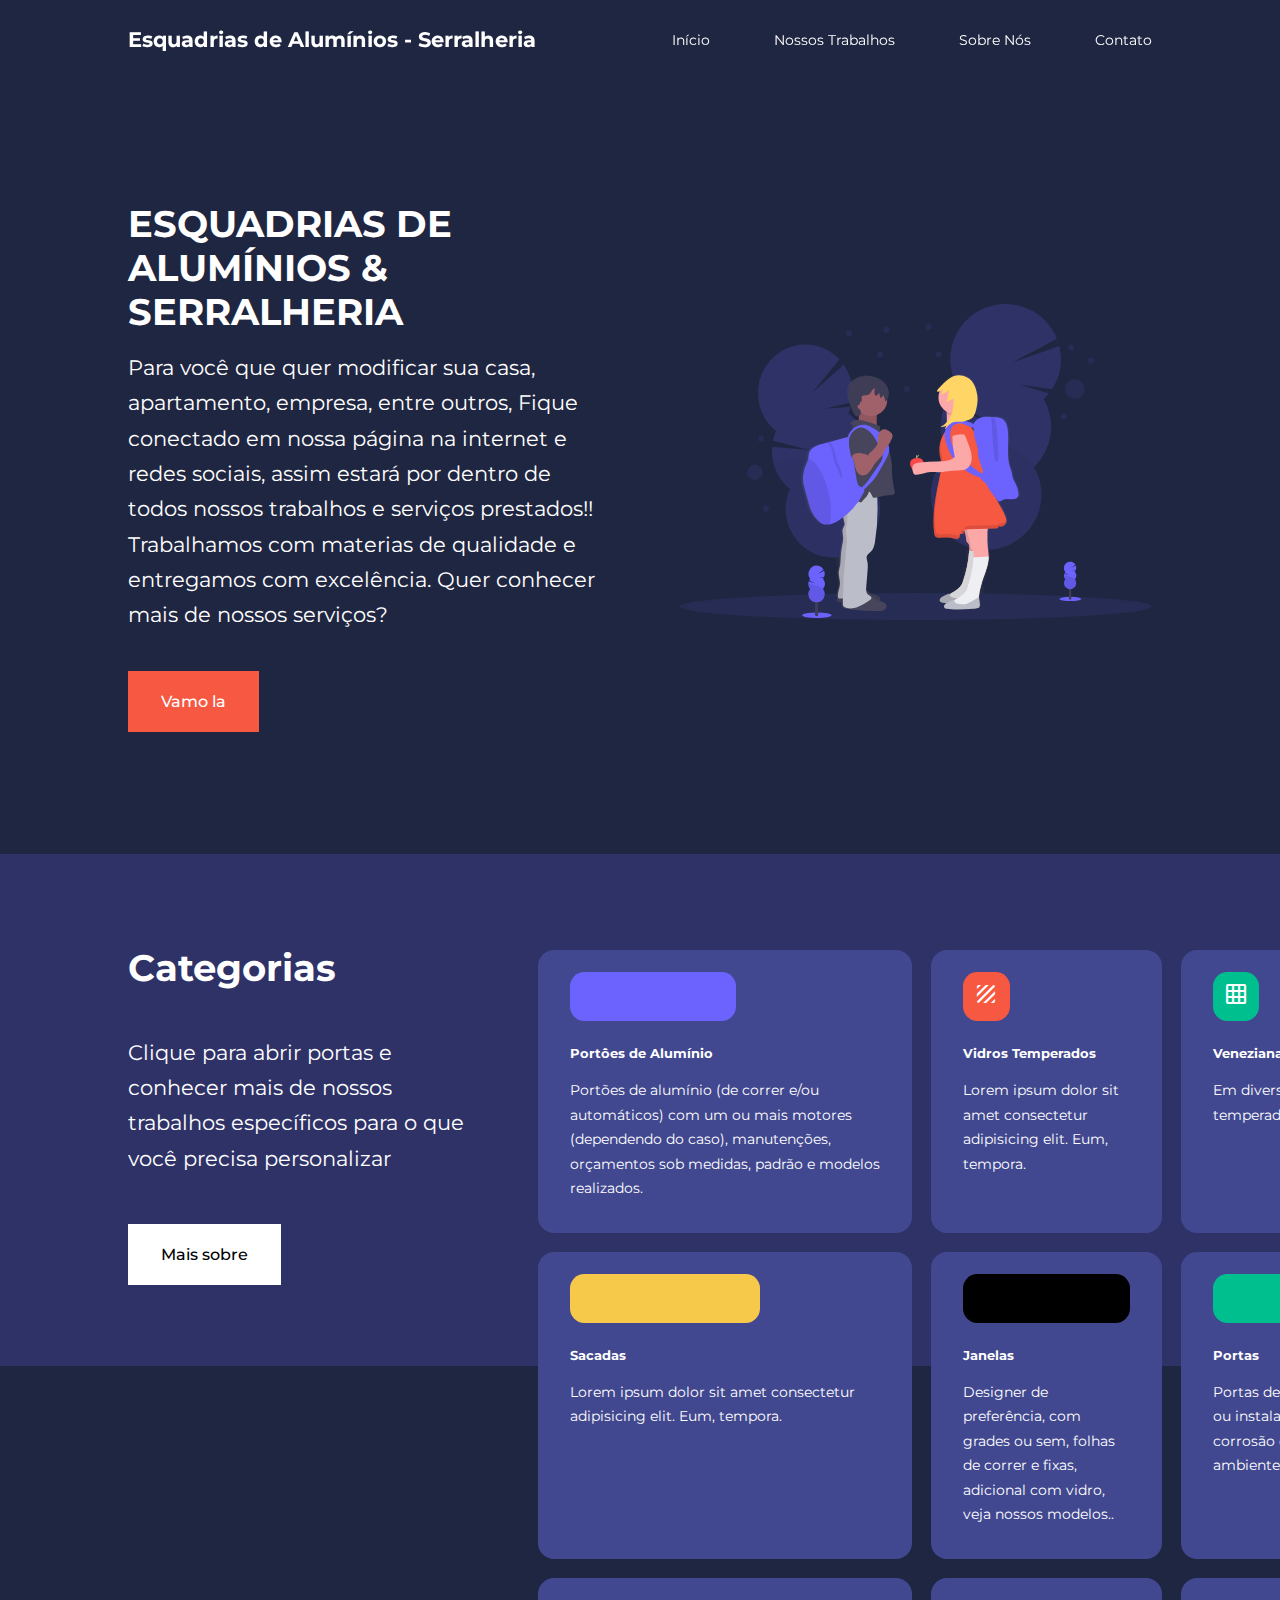
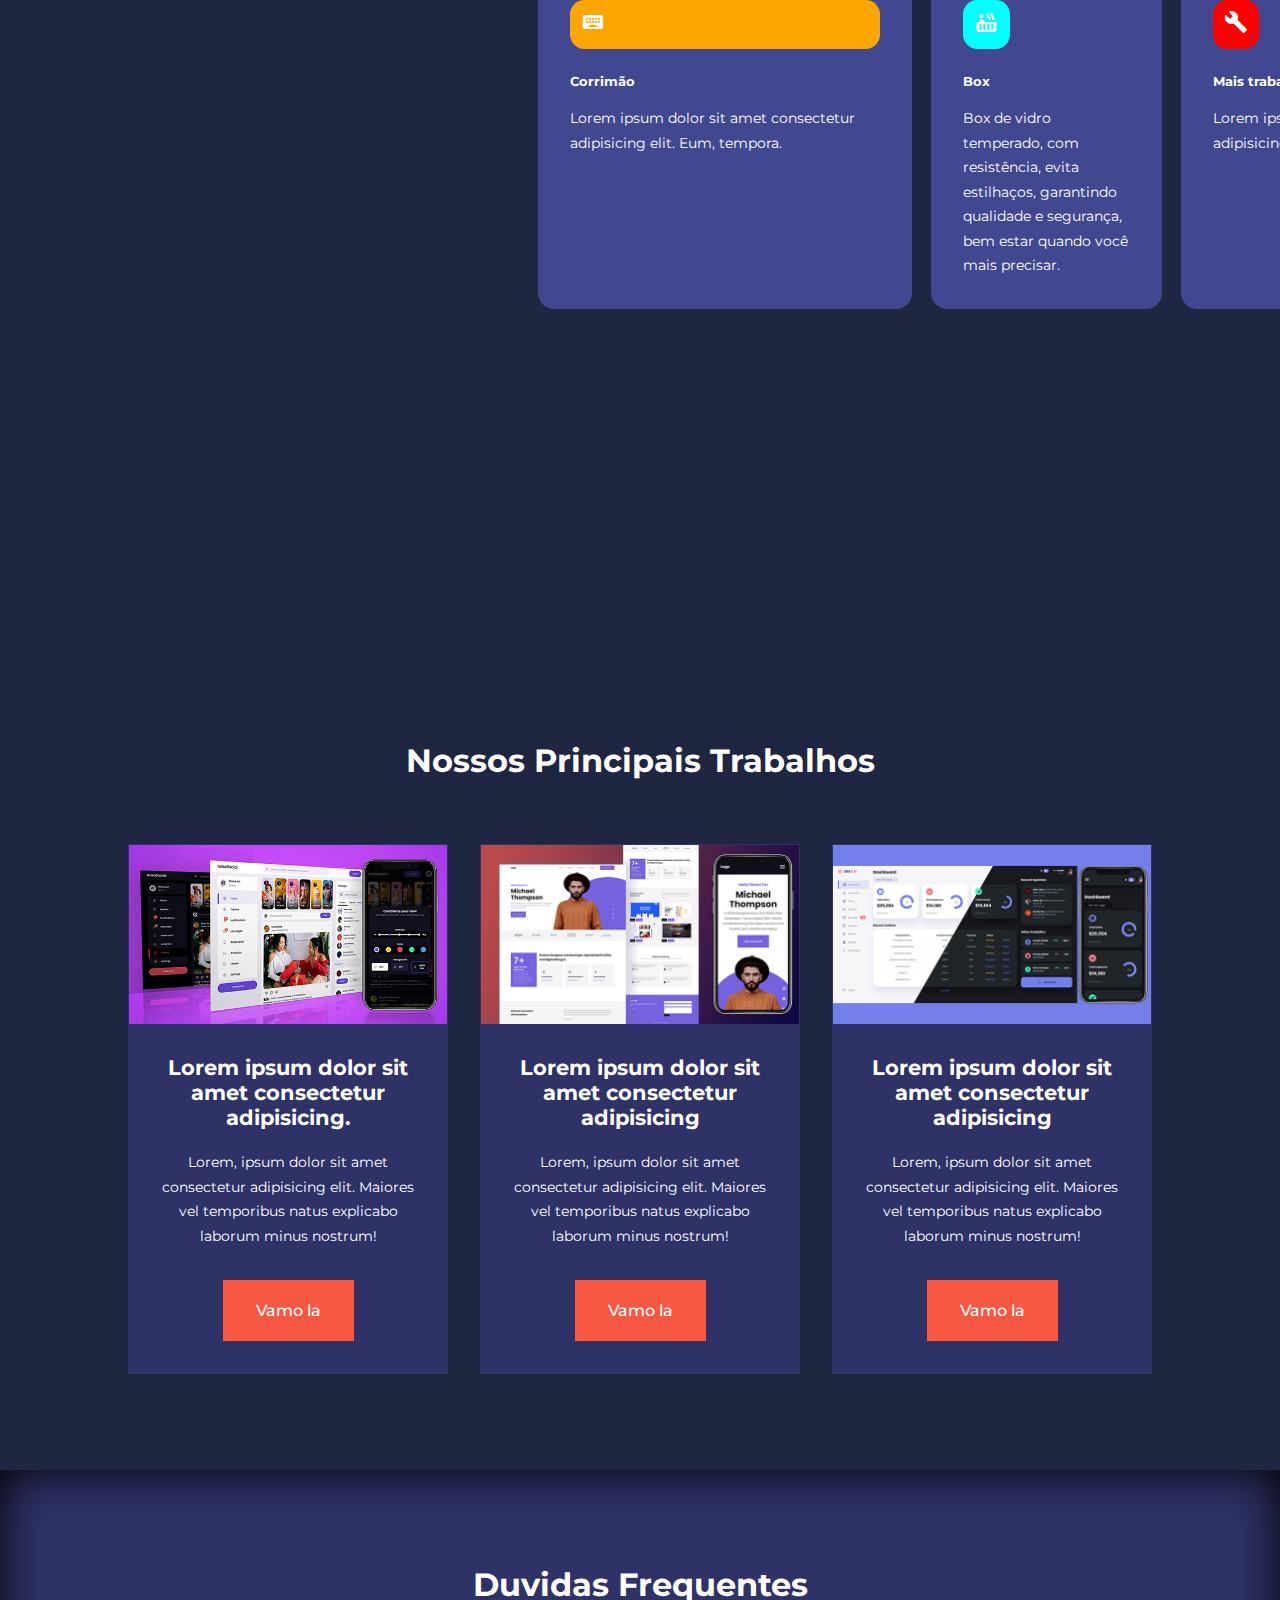
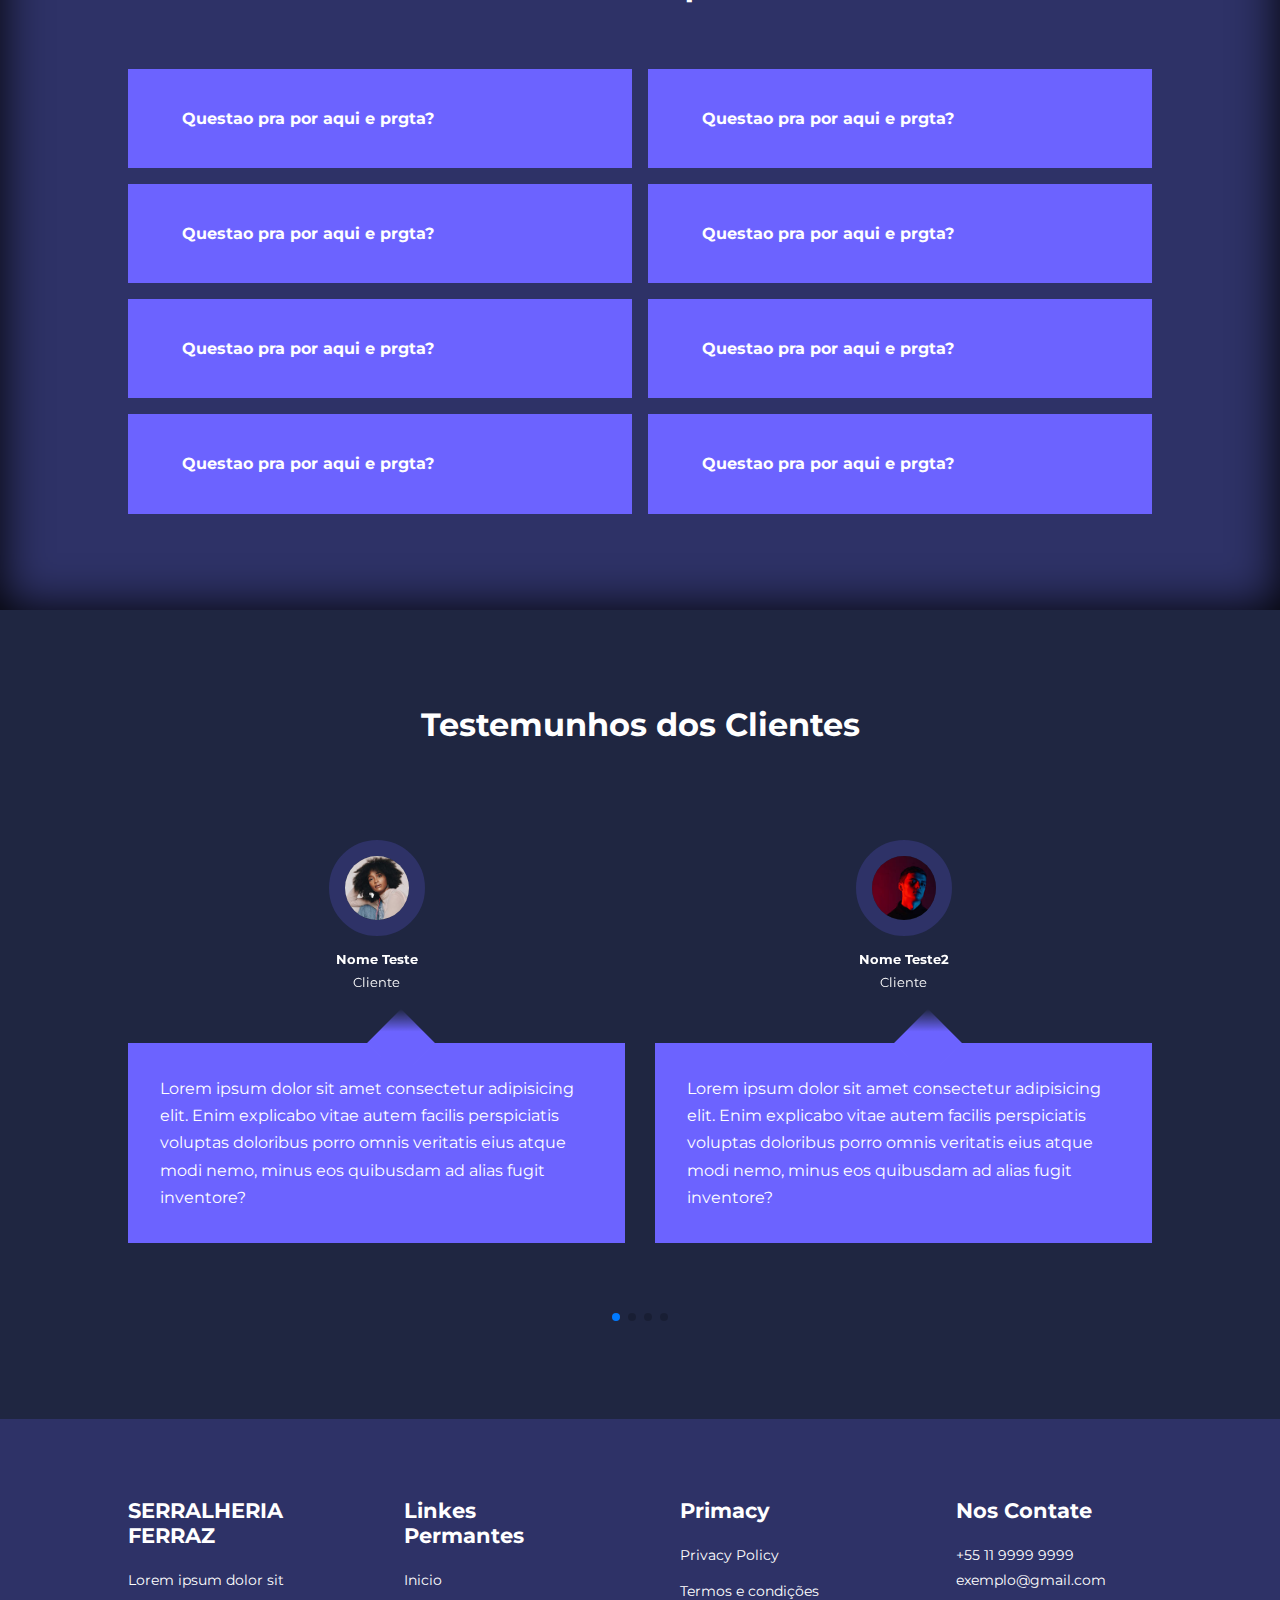
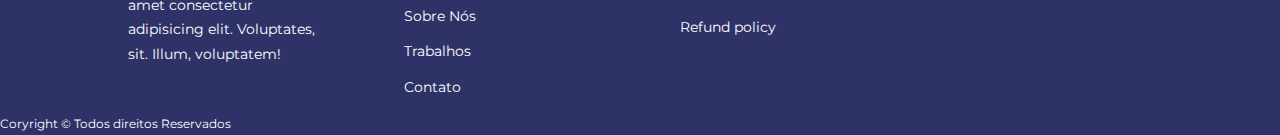
<file: index.html>
<!DOCTYPE html>
<html lang="pt-BR">

<head>
    <meta charset="UTF-8">
    <meta http-equiv="X-UA-Compatible" content="IE=edge">
    <meta name="viewport" content="width=device-width, initial-scale=1.0">
    <title>SERRALHERIA FFERRAZ</title>

    <!-- LINK  -->
    <link rel="stylesheet" href="https://unicons.iconscout.com/release/v2.1.6/css/unicons.css">

    <!-- LINK  -->
    <link rel="preconnect" href="https://fonts.googleapis.com">
    <link rel="preconnect" href="https://fonts.gstatic.com" crossorigin>
    <link href="https://fonts.googleapis.com/css2?family=Montserrat:wght@300;400;500;600;700;800;900&display=swap"
        rel="stylesheet">

    <!-- LINK DO ICONE -->
    <link rel="apple-touch-icon" sizes="180x180" href="apple-touch-icon.png">
    <link rel="icon" type="image/png" sizes="32x32" href="favicon-32x32.png">
    <link rel="icon" type="image/png" sizes="16x16" href="favicon-16x16.png">

    <!-- LINK  -->
    <link rel="stylesheet" href="css/style.css">

    <!-- LINK  -->
    <link rel="stylesheet" href="https://unpkg.com/swiper@8/swiper-bundle.min.css" />

    <!--SE DER ERRADO APAGAR-->
    <link href="https://fonts.googleapis.com/icon?family=Material+Icons" rel="stylesheet">

</head>

<body>
    <nav>
        <div class="container nav__container">
            <a href="index.html">
                <h4>Esquadrias de Alumínios - Serralheria</h4>
            </a>
            <ul class="nav__menu">
                <li><a href="index.html">Início</a></li>
                <li><a href="course.html">Nossos Trabalhos</a></li>
                <li><a href="about.html">Sobre Nós</a></li>
                <li><a href="contact.html">Contato</a></li>
            </ul>
            <button id="open-menu-btn"><i class="uil uil-bars"></i></button>
            <button id="close-menu-btn"><i class="uil uil-multiply"></i></button>
        </div>
    </nav>
    <!--========== FIM DO NAV BAR ==========-->



    <header>
        <div class="container header__container">
            <div class="header__left">
                <h1>ESQUADRIAS DE ALUMÍNIOS & SERRALHERIA</h1>
                <p class="p-descrition">Para você que quer modificar sua casa, apartamento, empresa, entre outros, Fique
                    conectado em nossa página na internet e redes sociais, assim estará por dentro de todos nossos
                    trabalhos e serviços prestados!! Trabalhamos com materias de qualidade e entregamos com excelência.
                    Quer conhecer mais de nossos serviços?</p>
                <a href="course.html" class="btn btn-primary">Vamo la</a>
            </div>
            <div class="header__right">
                <div class="header__right-image">
                    <img src="images/header.svg" alt="POR DPS">
                </div>
            </div>
        </div>
    </header>
    <!--========== FIM DO HEADER ==========-->










    <section class="categories">
        <div class="container categories__container">
            <div class="categories__left">
                <h1>Categorias</h1>
                <p class="p-descrition">Clique para abrir portas e conhecer mais de nossos trabalhos específicos para o
                    que você precisa personalizar</p>
                <a href="#" class="btn">Mais sobre</a>
            </div>

            <div class="categories__right">
                <article class="category">
                    <span class="category__icon"> <span class="material-icons">
                            garage
                        </span></span>
                    <h5>Portôes de Alumínio</h5>
                    <p>Portões de alumínio (de correr e/ou automáticos) com um ou mais motores (dependendo do caso),
                        manutenções, orçamentos sob medidas, padrão e modelos realizados.
                    </p>
                </article>

                <article class="category">
                    <span class="category__icon"> <span class="material-icons">
                            texture
                        </span></span>
                    <h5>Vidros Temperados</h5>
                    <p>Lorem ipsum dolor sit amet consectetur adipisicing elit. Eum, tempora.
                    </p>
                </article>

                <article class="category">
                    <span class="category__icon"> <span class="material-icons">
                            grid_on
                        </span></span>
                    <h5>Venezianas</h5>
                    <p>Em diversas cores e formas, com vidros temperados, folhas de correr ou folhas fixas.
                    </p>
                </article>

                <article class="category">
                    <span class="category__icon category__icon2"> <span class="material-icons">
                            balcony
                        </span></span>
                    <h5>Sacadas</h5>
                    <p>Lorem ipsum dolor sit amet consectetur adipisicing elit. Eum, tempora.
                    </p>
                </article>

                <article class="category">
                    <span class="category__icon"><span class="material-icons">window</span></span>
                    <h5>Janelas</h5>
                    <p>Designer de preferência, com grades ou sem, folhas de correr e fixas, adicional com vidro, veja nossos modelos..</p>
                </article>

                <article class="category">
                    <span class="category__icon"> <span class="material-icons">
                            door_sliding
                        </span></span>
                    <h5>Portas</h5>
                    <p>Portas de alumínio prontas pra instalação ou instalada a domicílio, para evitar corrosão com facilidade e personalizar seu ambiente.
                    </p>
                </article>

                <article class="category">
                    <span class="category__icon"><span class="material-icons">
                        keyboard_option_key
                        </span></span>
                    <h5>Corrimão</h5>
                    <p>Lorem ipsum dolor sit amet consectetur adipisicing elit. Eum, tempora.
                    </p>
                </article>

                <article class="category">
                    <span class="category__icon"><span class="material-icons">
                        hot_tub
                        </span></span>
                    <h5>Box</h5>
                    <p>Box de vidro temperado, com resistência, evita estilhaços, garantindo qualidade e segurança, bem estar quando você mais precisar.
                    </p>
                </article>

                <article class="category">
                    <span class="category__icon"> <span class="material-icons">
                        build
                        </span></span>
                    <h5>Mais trabalhos</h5>
                    <p>Lorem ipsum dolor sit amet consectetur adipisicing elit. Eum, tempora.
                    </p>
                </article>

            </div>
        </div>
    </section>
    <!--========== FIM DAS CATEGORIAS ==========-->



    <!--========== COMEÇO DOS CURSOS ==========-->
    <section class="courses">
        <h2>Nossos Principais Trabalhos</h2>
        <div class="container courses__container">
            <article class="course">
                <div class="course__image">
                    <img src="images/course1.jpg" alt="Por dps">
                </div>
                <div class="course__info">
                    <h4>Lorem ipsum dolor sit amet consectetur adipisicing.</h4>
                    <p>Lorem, ipsum dolor sit amet consectetur adipisicing elit. Maiores vel temporibus natus explicabo
                        laborum minus nostrum!</p>
                    <a href="course.html" class="btn btn-primary">Vamo la</a>
                </div>
            </article>

            <article class="course">
                <div class="course__image">
                    <img src="images/course2.jpg" alt="Por dps">
                </div>
                <div class="course__info">
                    <h4>Lorem ipsum dolor sit amet consectetur adipisicing</h4>
                    <p>Lorem, ipsum dolor sit amet consectetur adipisicing elit. Maiores vel temporibus natus explicabo
                        laborum minus nostrum!</p>
                    <a href="course.html" class="btn btn-primary">Vamo la</a>
                </div>
            </article>

            <article class="course">
                <div class="course__image">
                    <img src="images/course3.jpg" alt="Por dps">
                </div>
                <div class="course__info">
                    <h4>Lorem ipsum dolor sit amet consectetur adipisicing</h4>
                    <p>Lorem, ipsum dolor sit amet consectetur adipisicing elit. Maiores vel temporibus natus explicabo
                        laborum minus nostrum!</p>
                    <a href="course.html" class="btn btn-primary">Vamo la</a>
                </div>
            </article>
        </div>
    </section>
    <!--========== FIM DOS CURSOS ==========-->





    <!--========== COMEÇO DAS DUVIDAS ==========-->

    <section class="faqs">
        <h2>Duvidas Frequentes</h2>
        <div class="container faqs__container">
            <article class="faq">
                <div class="faq__icon"><i class="uil uil-plus"></i></div>
                <div class="question__answer">
                    <h4>Questao pra por aqui e prgta?</h4>
                    <p>Lorem ipsum dolor, sit amet consectetur adipisicing elit. Saepe, placeat necessitatibus delectus
                        perspiciatis quis aut magni accusantium, maxime facilis sit dolorum et pariatur cupiditate
                        sapiente maiores soluta! Suscipit, labore hic.</p>
                </div>
            </article>

            <article class="faq">
                <div class="faq__icon"><i class="uil uil-plus"></i></div>
                <div class="question__answer">
                    <h4>Questao pra por aqui e prgta?</h4>
                    <p>Lorem ipsum dolor, sit amet consectetur adipisicing elit. Saepe, placeat necessitatibus delectus
                        perspiciatis quis aut magni accusantium, maxime facilis sit dolorum et pariatur cupiditate
                        sapiente maiores soluta! Suscipit, labore hic.</p>
                </div>
            </article>

            <article class="faq">
                <div class="faq__icon"><i class="uil uil-plus"></i></div>
                <div class="question__answer">
                    <h4>Questao pra por aqui e prgta?</h4>
                    <p>Lorem ipsum dolor, sit amet consectetur adipisicing elit. Saepe, placeat necessitatibus delectus
                        perspiciatis quis aut magni accusantium, maxime facilis sit dolorum et pariatur cupiditate
                        sapiente maiores soluta! Suscipit, labore hic.</p>
                </div>
            </article>

            <article class="faq">
                <div class="faq__icon"><i class="uil uil-plus"></i></div>
                <div class="question__answer">
                    <h4>Questao pra por aqui e prgta?</h4>
                    <p>Lorem ipsum dolor, sit amet consectetur adipisicing elit. Saepe, placeat necessitatibus delectus
                        perspiciatis quis aut magni accusantium, maxime facilis sit dolorum et pariatur cupiditate
                        sapiente maiores soluta! Suscipit, labore hic.</p>
                </div>
            </article>

            <article class="faq">
                <div class="faq__icon"><i class="uil uil-plus"></i></div>
                <div class="question__answer">
                    <h4>Questao pra por aqui e prgta?</h4>
                    <p>Lorem ipsum dolor, sit amet consectetur adipisicing elit. Saepe, placeat necessitatibus delectus
                        perspiciatis quis aut magni accusantium, maxime facilis sit dolorum et pariatur cupiditate
                        sapiente maiores soluta! Suscipit, labore hic.</p>
                </div>
            </article>

            <article class="faq">
                <div class="faq__icon"><i class="uil uil-plus"></i></div>
                <div class="question__answer">
                    <h4>Questao pra por aqui e prgta?</h4>
                    <p>Lorem ipsum dolor, sit amet consectetur adipisicing elit. Saepe, placeat necessitatibus delectus
                        perspiciatis quis aut magni accusantium, maxime facilis sit dolorum et pariatur cupiditate
                        sapiente maiores soluta! Suscipit, labore hic.</p>
                </div>
            </article>

            <article class="faq">
                <div class="faq__icon"><i class="uil uil-plus"></i></div>
                <div class="question__answer">
                    <h4>Questao pra por aqui e prgta?</h4>
                    <p>Lorem ipsum dolor, sit amet consectetur adipisicing elit. Saepe, placeat necessitatibus delectus
                        perspiciatis quis aut magni accusantium, maxime facilis sit dolorum et pariatur cupiditate
                        sapiente maiores soluta! Suscipit, labore hic.</p>
                </div>
            </article>

            <article class="faq">
                <div class="faq__icon"><i class="uil uil-plus"></i></div>
                <div class="question__answer">
                    <h4>Questao pra por aqui e prgta?</h4>
                    <p>Lorem ipsum dolor, sit amet consectetur adipisicing elit. Saepe, placeat necessitatibus delectus
                        perspiciatis quis aut magni accusantium, maxime facilis sit dolorum et pariatur cupiditate
                        sapiente maiores soluta! Suscipit, labore hic.</p>
                </div>
            </article>
        </div>
    </section>


    <!--========== FINAL DAS DUVIDAS ==========-->







    <!--========== COMEÇO DOS TESTEMUNHOS ==========-->

    <section class="container testimonials__container mySwiper">
        <h2>Testemunhos dos Clientes</h2>
        <div class="swiper-wrapper">
            <article class="testimonial swiper-slide">
                <div class="avatar">
                    <img src="images/avatar1.jpg" alt="">
                </div>
                <div class="testimonial__info">
                    <h5>Nome Teste</h5>
                    <small>Cliente</small>
                </div>
                <div class="testimonial__body">
                    <p>
                        Lorem ipsum dolor sit amet consectetur adipisicing elit. Enim explicabo vitae autem facilis
                        perspiciatis voluptas doloribus porro omnis veritatis eius atque modi nemo, minus eos quibusdam
                        ad alias fugit inventore?
                    </p>
                </div>
            </article>

            <article class="testimonial swiper-slide">
                <div class="avatar">
                    <img src="images/avatar2.jpg" alt="">
                </div>
                <div class="testimonial__info">
                    <h5>Nome Teste2</h5>
                    <small>Cliente</small>
                </div>
                <div class="testimonial__body">
                    <p>
                        Lorem ipsum dolor sit amet consectetur adipisicing elit. Enim explicabo vitae autem facilis
                        perspiciatis voluptas doloribus porro omnis veritatis eius atque modi nemo, minus eos quibusdam
                        ad alias fugit inventore?
                    </p>
                </div>
            </article>

            <article class="testimonial swiper-slide">
                <div class="avatar">
                    <img src="images/avatar3.jpg" alt="">
                </div>
                <div class="testimonial__info">
                    <h5>Nome Teste3</h5>
                    <small>Cliente</small>
                </div>
                <div class="testimonial__body">
                    <p>
                        Lorem ipsum dolor sit amet consectetur adipisicing elit. Enim explicabo vitae autem facilis
                        perspiciatis voluptas doloribus porro omnis veritatis eius atque modi nemo, minus eos quibusdam
                        ad alias fugit inventore?
                    </p>
                </div>
            </article>

            <article class="testimonial swiper-slide">
                <div class="avatar">
                    <img src="images/avatar4.jpg" alt="">
                </div>
                <div class="testimonial__info">
                    <h5>Nome Teste4</h5>
                    <small>Cliente</small>
                </div>
                <div class="testimonial__body">
                    <p>
                        Lorem ipsum dolor sit amet consectetur adipisicing elit. Enim explicabo vitae autem facilis
                        perspiciatis voluptas doloribus porro omnis veritatis eius atque modi nemo, minus eos quibusdam
                        ad alias fugit inventore?
                    </p>
                </div>
            </article>

            <article class="testimonial swiper-slide">
                <div class="avatar">
                    <img src="images/avatar5.jpg" alt="">
                </div>
                <div class="testimonial__info">
                    <h5>Nome Teste5</h5>
                    <small>Cliente</small>
                </div>
                <div class="testimonial__body">
                    <p>
                        Lorem ipsum dolor sit amet consectetur adipisicing elit. Enim explicabo vitae autem facilis
                        perspiciatis voluptas doloribus porro omnis veritatis eius atque modi nemo, minus eos quibusdam
                        ad alias fugit inventore?
                    </p>
                </div>
            </article>
        </div>
        <div class="swiper-pagination"></div>
    </section>

    <!--========== FIM DOS TESTEMUNHOS ==========-->





    <!--========== FOOTER ==========-->
    <footer class="footer">
        <div class="container footer__container">
            <div class="footer__1">
                <a href="index.html" class="footer__logo">
                    <h4>SERRALHERIA FERRAZ</h4>
                </a>
                <p>Lorem ipsum dolor sit amet consectetur adipisicing elit. Voluptates, sit. Illum, voluptatem!</p>
            </div>

            <div class="footer__2">
                <h4>Linkes Permantes</h4>
                <ul class="permalinks">
                    <li><a href="index.html">Inicio</a></li>
                    <li><a href="about.html">Sobre Nós</a></li>
                    <li><a href="course.html">Trabalhos</a></li>
                    <li><a href="contact.html">Contato</a></li>
                </ul>
            </div>

            <div class="footer__3">
                <h4>Primacy</h4>
                <ul class="privacy">
                    <li><a href="#">Privacy Policy</a></li>
                    <li><a href="#">Termos e condições</a></li>
                    <li><a href="#">Refund policy</a></li>
                </ul>
            </div>

            <div class="footer__4">
                <h4>Nos Contate</h4>
                <div>
                    <p>+55 11 9999 9999</p>
                    <p>exemplo@gmail.com</p>
                </div>

                <ul class="footer_socials">
                    <li><a href="#"><i class="uil uil-facebook-f"></i></a></li>
                    <li><a href="#"><i class="uil uil-instagram-alt"></i></a></li>
                    <li><a href="#"><i class="uil uil-twitter"></i></a></li>
                    <li><a href="#"><i class="uil uil-linkedin-alt"></i></a></li>
                </ul>
            </div>
        </div>
        <div class="footer_copyright">
            <small>Coryright &copy; Todos direitos Reservados</small>
        </div>
    </footer>

    <!--========== FIM FOOTER ==========-->






    <script src="https://unpkg.com/swiper@8/swiper-bundle.min.js"></script>
    <script src="main.js"></script>

    <script>
        var swiper = new Swiper(".mySwiper", {
            slidesPerView: 1,
            spaceBetween: 30,
            pagination: {
                el: ".swiper-pagination",
                clickable: true,
            },
            breakpoints: {
                600: {
                    slidesPerView: 2,
                }
            }
        });
    </script>
</body>

</html>
</file>
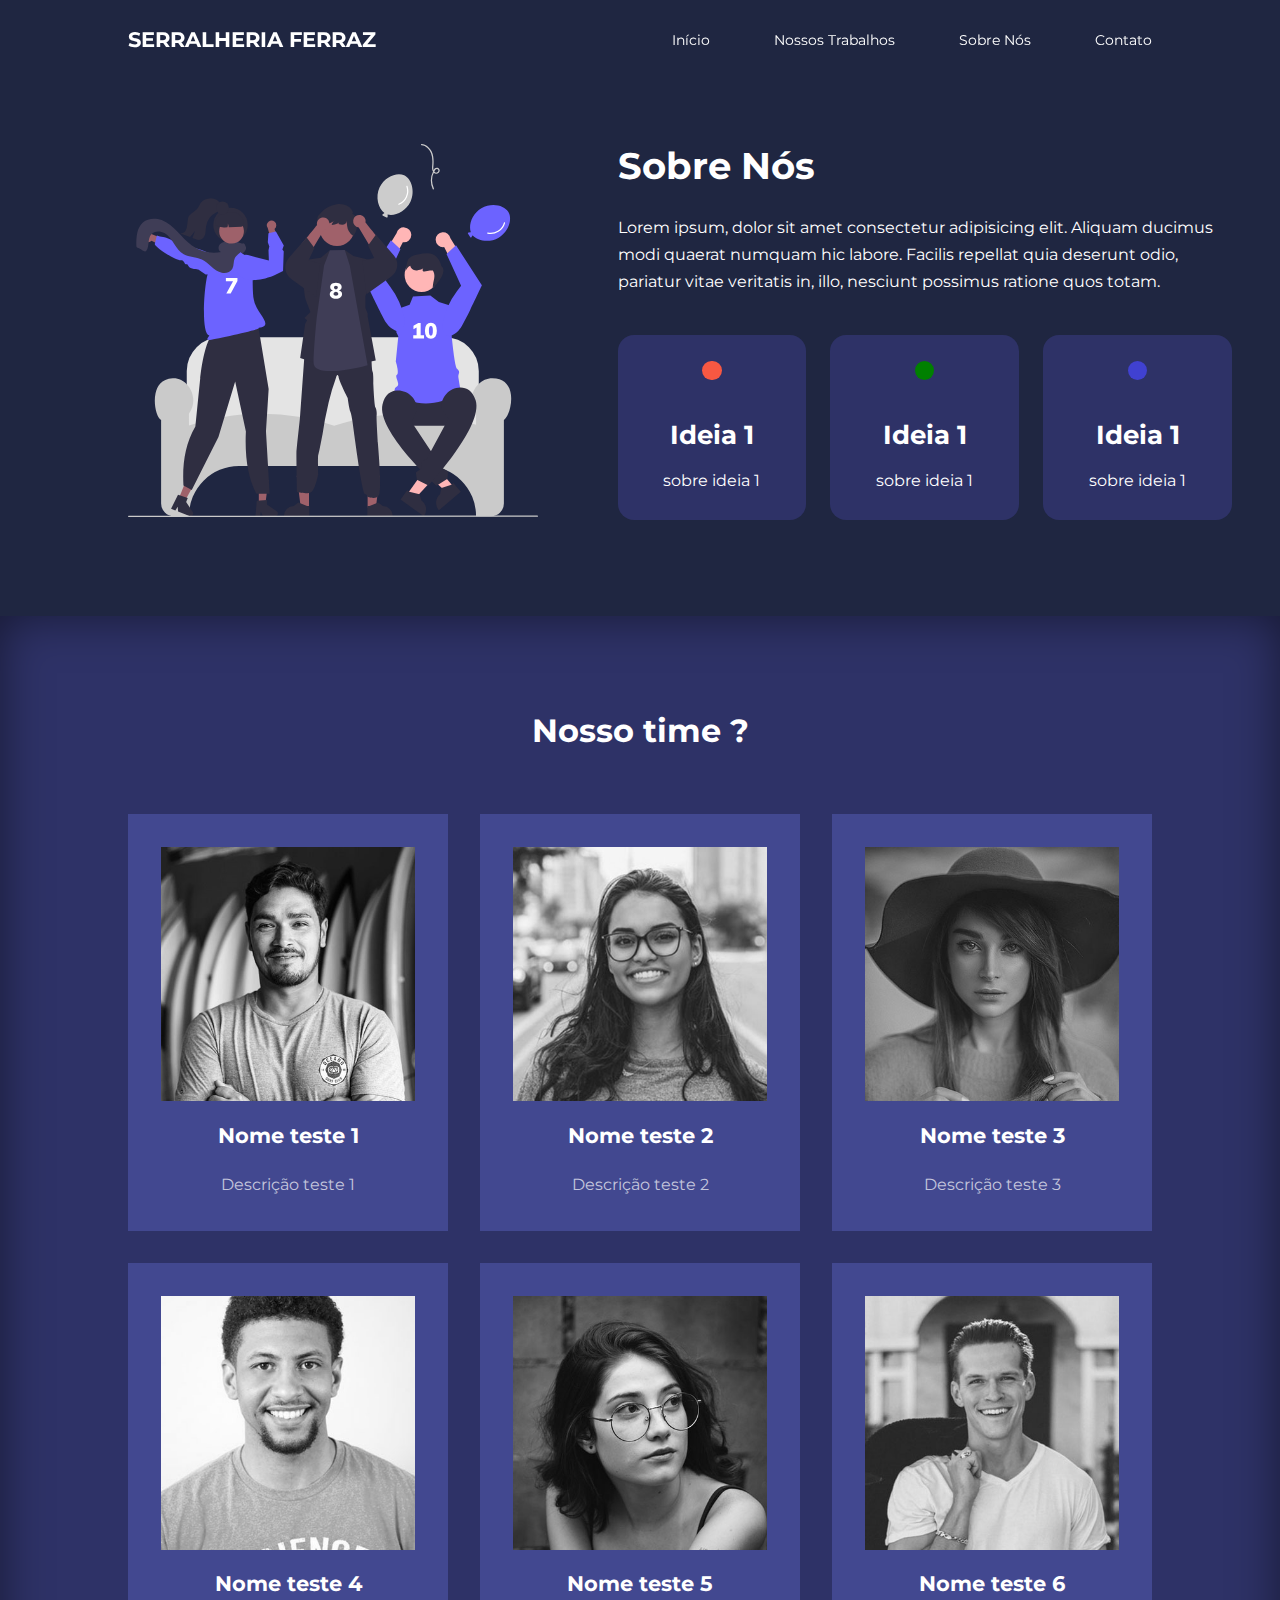
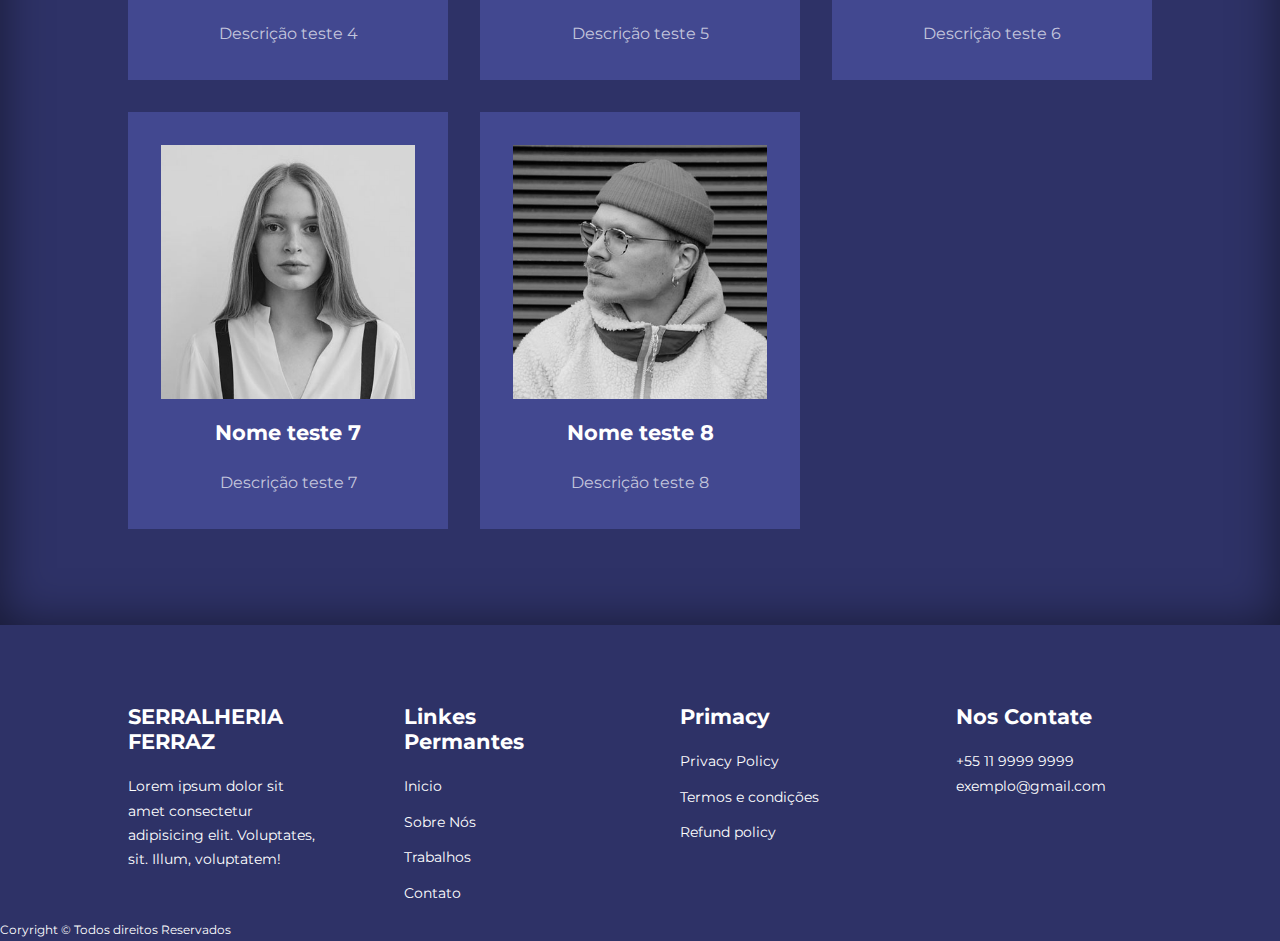
<file: about.html>
<!DOCTYPE html>
<html lang="pt-BR">

<head>
    <meta charset="UTF-8">
    <meta http-equiv="X-UA-Compatible" content="IE=edge">
    <meta name="viewport" content="width=device-width, initial-scale=1.0">
    <title>SERRALHERIA FERRAZ</title>

    <!-- LINK  -->
    <link rel="stylesheet" href="https://unicons.iconscout.com/release/v2.1.6/css/unicons.css">

    <!-- LINK  -->
    <link rel="preconnect" href="https://fonts.googleapis.com">
    <link rel="preconnect" href="https://fonts.gstatic.com" crossorigin>
    <link href="https://fonts.googleapis.com/css2?family=Montserrat:wght@300;400;500;600;700;800;900&display=swap"
        rel="stylesheet">

    <!-- LINK  -->
    <link rel="stylesheet" href="css/style.css">
    <link rel="stylesheet" href="css/about.css">

</head>

<body>
    <nav>
        <div class="container nav__container">
            <a href="index.html">
                <h4>SERRALHERIA FERRAZ</h4>
            </a>
            <ul class="nav__menu">
                <li><a href="index.html">Início</a></li>
                <li><a href="course.html">Nossos Trabalhos</a></li>
                <li><a href="about.html">Sobre Nós</a></li>
                <li><a href="contact.html">Contato</a></li>
            </ul>
            <button id="open-menu-btn"><i class="uil uil-bars"></i></button>
            <button id="close-menu-btn"><i class="uil uil-multiply"></i></button>
        </div>
    </nav>
    <!--========== FIM DO NAV BAR ==========-->




    <!--========== ACHIEVEMENTS ==========-->
    <section class="about__achievements">
        <div class="container about__achievements-container">
            <div class="about__achievements-left">
                <img src="images/about achievements.svg" alt="">
            </div>

            <div class="about__achievements-right">
                <h1>Sobre Nós</h1>
                <p>Lorem ipsum, dolor sit amet consectetur adipisicing elit. Aliquam ducimus modi quaerat numquam hic
                    labore. Facilis repellat quia deserunt odio, pariatur vitae veritatis in, illo, nesciunt possimus
                    ratione quos totam.</p>
                <div class="achievements__cards">
                    <article class="achievement__card">
                        <span class="achievements__icon">
                            <i class="uil uil-video"></i>
                        </span>
                        <h3>Ideia 1</h3>
                        <p>sobre ideia 1</p>
                    </article>

                    <article class="achievement__card">
                        <span class="achievements__icon">
                            <i class="uil uil-users-alt"></i>
                        </span>
                        <h3>Ideia 1</h3>
                        <p>sobre ideia 1</p>
                    </article>

                    <article class="achievement__card">
                        <span class="achievements__icon">
                            <i class="uil uil-award"></i>
                        </span>
                        <h3>Ideia 1</h3>
                        <p>sobre ideia 1</p>
                    </article>


                </div>
            </div>
        </div>
    </section>
    <!--========== FIM DO ACHIEVEMENTS ==========-->


    <section class="team">
        <h2>Nosso time ?</h2>
        <div class="container team__container">

            <article class="team__member">
                <div class="team__member-image">
                    <img src="images/tm1.jpg" alt="">
                </div>
                <div class="team__member-info">
                    <h4>Nome teste 1</h4>
                    <p>Descrição teste 1</p>
                    <div class="team__member-socials">
                        <a href="https://instagram.com"><i class="uil uil-instagram-alt" target="_blank"></i></a>
                        <a href="https://twitter.com"><i class="uil uil-twitter" target="_blank"></i></a>
                        <a href="https://linkedin.com"><i class="uil uil-linkedin" target="_blank"></i></a>
                    </div>
                </div>
            </article>

            <article class="team__member">
                <div class="team__member-image">
                    <img src="images/tm2.jpg" alt="">
                </div>
                <div class="team__member-info">
                    <h4>Nome teste 2</h4>
                    <p>Descrição teste 2</p>
                    <div class="team__member-socials">
                        <a href="https://instagram.com"><i class="uil uil-instagram-alt" target="_blank"></i></a>
                        <a href="https://twitter.com"><i class="uil uil-twitter" target="_blank"></i></a>
                        <a href="https://linkedin.com"><i class="uil uil-linkedin" target="_blank"></i></a>
                    </div>
                </div>
            </article>

            <article class="team__member">
                <div class="team__member-image">
                    <img src="images/tm3.jpg" alt="">
                </div>
                <div class="team__member-info">
                    <h4>Nome teste 3</h4>
                    <p>Descrição teste 3</p>
                    <div class="team__member-socials">
                        <a href="https://instagram.com"><i class="uil uil-instagram-alt" target="_blank"></i></a>
                        <a href="https://twitter.com"><i class="uil uil-twitter" target="_blank"></i></a>
                        <a href="https://linkedin.com"><i class="uil uil-linkedin" target="_blank"></i></a>
                    </div>
                </div>
            </article>

            <article class="team__member">
                <div class="team__member-image">
                    <img src="images/tm4.jpg" alt="">
                </div>
                <div class="team__member-info">
                    <h4>Nome teste 4</h4>
                    <p>Descrição teste 4</p>
                    <div class="team__member-socials">
                        <a href="https://instagram.com"><i class="uil uil-instagram-alt" target="_blank"></i></a>
                        <a href="https://twitter.com"><i class="uil uil-twitter" target="_blank"></i></a>
                        <a href="https://linkedin.com"><i class="uil uil-linkedin" target="_blank"></i></a>
                    </div>
                </div>
            </article>

            <article class="team__member">
                <div class="team__member-image">
                    <img src="images/tm5.jpg" alt="">
                </div>
                <div class="team__member-info">
                    <h4>Nome teste 5</h4>
                    <p>Descrição teste 5</p>
                    <div class="team__member-socials">
                        <a href="https://instagram.com"><i class="uil uil-instagram-alt" target="_blank"></i></a>
                        <a href="https://twitter.com"><i class="uil uil-twitter" target="_blank"></i></a>
                        <a href="https://linkedin.com"><i class="uil uil-linkedin" target="_blank"></i></a>
                    </div>
                </div>
            </article>

            <article class="team__member">
                <div class="team__member-image">
                    <img src="images/tm6.jpg" alt="">
                </div>
                <div class="team__member-info">
                    <h4>Nome teste 6</h4>
                    <p>Descrição teste 6</p>
                    <div class="team__member-socials">
                        <a href="https://instagram.com"><i class="uil uil-instagram-alt" target="_blank"></i></a>
                        <a href="https://twitter.com"><i class="uil uil-twitter" target="_blank"></i></a>
                        <a href="https://linkedin.com"><i class="uil uil-linkedin" target="_blank"></i></a>
                    </div>
                </div>
            </article>

            <article class="team__member">
                <div class="team__member-image">
                    <img src="images/tm7.jpg" alt="">
                </div>
                <div class="team__member-info">
                    <h4>Nome teste 7</h4>
                    <p>Descrição teste 7</p>
                    <div class="team__member-socials">
                        <a href="https://instagram.com"><i class="uil uil-instagram-alt" target="_blank"></i></a>
                        <a href="https://twitter.com"><i class="uil uil-twitter" target="_blank"></i></a>
                        <a href="https://linkedin.com"><i class="uil uil-linkedin" target="_blank"></i></a>
                    </div>
                </div>
            </article>

            <article class="team__member">
                <div class="team__member-image">
                    <img src="images/tm8.jpg" alt="">
                </div>
                <div class="team__member-info">
                    <h4>Nome teste 8</h4>
                    <p>Descrição teste 8</p>
                    <div class="team__member-socials">
                        <a href="https://instagram.com"><i class="uil uil-instagram-alt" target="_blank"></i></a>
                        <a href="https://twitter.com"><i class="uil uil-twitter" target="_blank"></i></a>
                        <a href="https://linkedin.com"><i class="uil uil-linkedin" target="_blank"></i></a>
                    </div>
                </div>
            </article>

        </div>
    </section>





















    <!--========== FOOTER ==========-->
    <footer class="footer">
        <div class="container footer__container">
            <div class="footer__1">
                <a href="index.html" class="footer__logo">
                    <h4>SERRALHERIA FERRAZ</h4>
                </a>
                <p>Lorem ipsum dolor sit amet consectetur adipisicing elit. Voluptates, sit. Illum, voluptatem!</p>
            </div>

            <div class="footer__2">
                <h4>Linkes Permantes</h4>
                <ul class="permalinks">
                    <li><a href="index.html">Inicio</a></li>
                    <li><a href="about.html">Sobre Nós</a></li>
                    <li><a href="course.html">Trabalhos</a></li>
                    <li><a href="contact.html">Contato</a></li>
                </ul>
            </div>

            <div class="footer__3">
                <h4>Primacy</h4>
                <ul class="privacy">
                    <li><a href="#">Privacy Policy</a></li>
                    <li><a href="#">Termos e condições</a></li>
                    <li><a href="#">Refund policy</a></li>
                </ul>
            </div>

            <div class="footer__4">
                <h4>Nos Contate</h4>
                <div>
                    <p>+55 11 9999 9999</p>
                    <p>exemplo@gmail.com</p>
                </div>

                <ul class="footer_socials">
                    <li><a href="#"><i class="uil uil-facebook-f"></i></a></li>
                    <li><a href="#"><i class="uil uil-instagram-alt"></i></a></li>
                    <li><a href="#"><i class="uil uil-twitter"></i></a></li>
                    <li><a href="#"><i class="uil uil-linkedin-alt"></i></a></li>
                </ul>
            </div>
        </div>
        <div class="footer_copyright">
            <small>Coryright &copy; Todos direitos Reservados</small>
        </div>
    </footer>

    <!--========== FIM FOOTER ==========-->






    <script src="main.js"></script>
</body>

</html>
</file>
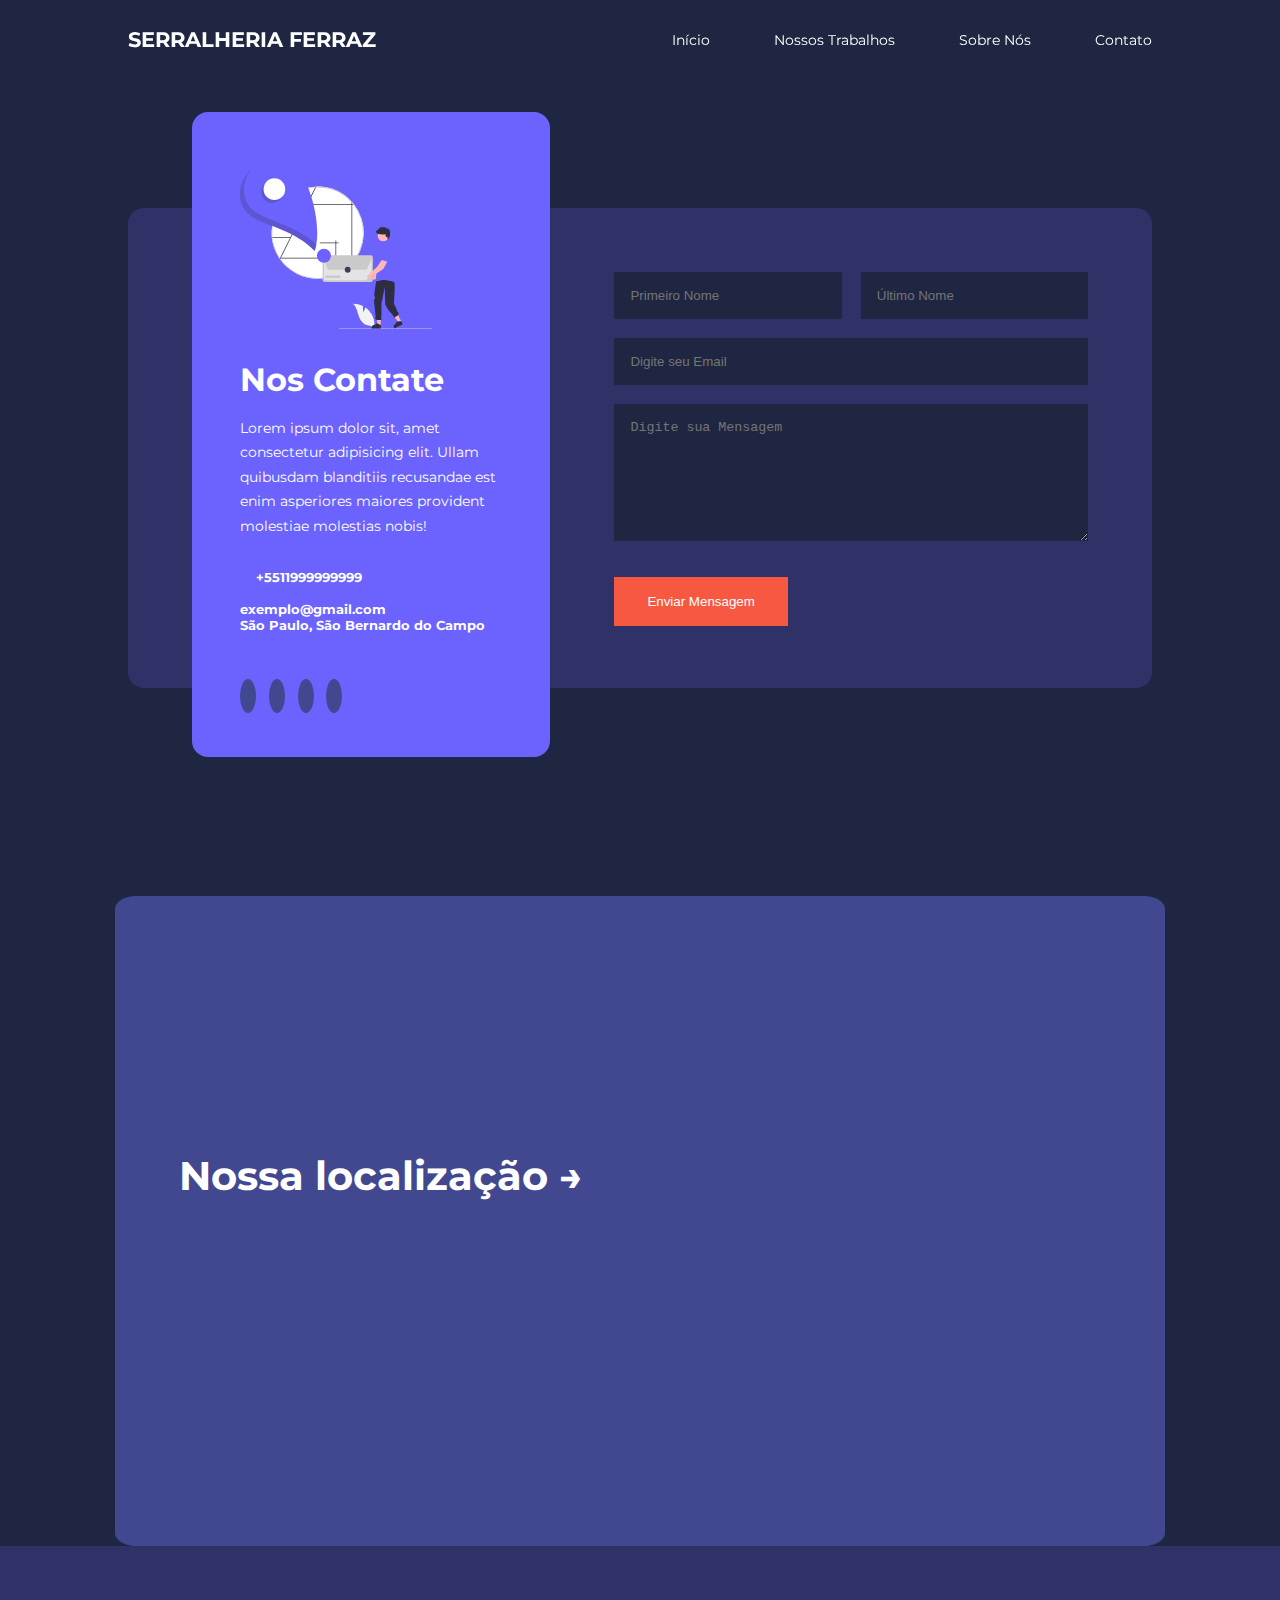
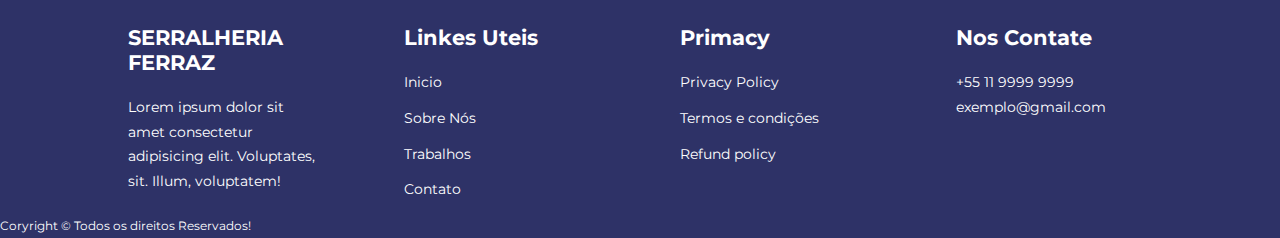
<file: contact.html>
<!DOCTYPE html>
<html lang="pt-BR">

<head>
    <meta charset="UTF-8">
    <meta http-equiv="X-UA-Compatible" content="IE=edge">
    <meta name="viewport" content="width=device-width, initial-scale=1.0">
    <title>SERRALHERIA FERRAZ</title>

    <!-- LINK  -->
    <link rel="stylesheet" href="https://unicons.iconscout.com/release/v2.1.6/css/unicons.css">

    <!-- LINK  -->
    <link rel="preconnect" href="https://fonts.googleapis.com">
    <link rel="preconnect" href="https://fonts.gstatic.com" crossorigin>
    <link href="https://fonts.googleapis.com/css2?family=Montserrat:wght@300;400;500;600;700;800;900&display=swap"
        rel="stylesheet">

    <!-- LINK  -->
    <link rel="stylesheet" href="css/style.css">
    <link rel="stylesheet" href="css/contact.css">

</head>

<body>
    <nav>
        <div class="container nav__container">
            <a href="index.html">
                <h4>SERRALHERIA FERRAZ</h4>
            </a>
            <ul class="nav__menu">
                <li><a href="index.html">Início</a></li>
                <li><a href="course.html">Nossos Trabalhos</a></li>
                <li><a href="about.html">Sobre Nós</a></li>
                <li><a href="contact.html">Contato</a></li>
            </ul>
            <button id="open-menu-btn"><i class="uil uil-bars"></i></button>
            <button id="close-menu-btn"><i class="uil uil-multiply"></i></button>
        </div>
    </nav>
    <!--========== FIM DO NAV BAR ==========-->

    <section class="contact">
        <div class="container contact__container">
            <aside class="contact__aside">
                <div class="aside__image">
                    <img src="images/contact.svg" alt="POR DPS">
                </div>
                <h2>Nos Contate</h2>
                <p>Lorem ipsum dolor sit, amet consectetur adipisicing elit. Ullam quibusdam blanditiis recusandae est
                    enim asperiores maiores provident molestiae molestias nobis!</p>

                <ul class="contact__details">
                    <li><i class="uil uil-phone-volume"></i>
                        <h5>+5511999999999</h5>
                    </li>
                </ul>
                <li><i class="uil uil-envelope"></i>
                    <h5>exemplo@gmail.com</h5>
                </li>
                <li><i class="uil uil-location-point"></i>
                    <h5>São Paulo, São Bernardo do Campo</h5>
                </li>


                <ul class="contact__socials">
                    <li><a href="#"><i class="uil uil-facebook-f"></i></a></li>
                    <li><a href="#"><i class="uil uil-instagram-alt"></i></a></li>
                    <li><a href="#"><i class="uil uil-twitter"></i></a></li>
                    <li><a href="#"><i class="uil uil-linkedin-alt"></i></a></li>
                </ul>
            </aside>

            <form action="https://formspree.io/f/mnqwoppg" method="POST" class="contact__form">
                <div class="form__name">
                    <input type="text" name="First Name" placeholder="Primeiro Nome" required>
                    <input type="text" name="last Name" placeholder="Último Nome" required>
                </div>
                <input type="email" name="Email Adress" placeholder="Digite seu Email" required>
                <textarea name="Mensagem" rows="7" placeholder="Digite sua Mensagem" required></textarea>
                <button type="submit" class="btn btn-primary">Enviar Mensagem</button>
            </form>
        </div>
    </section>

    <section class="container__mapa">
        <h2 class="text__mapa">Nossa localização →</h2>
        <div>
    <iframe
        src="https://www.google.com/maps/embed?pb=!1m18!1m12!1m3!1d3652.138000989675!2d-46.58542008255615!3d-23.7424578!2m3!1f0!2f0!3f0!3m2!1i1024!2i768!4f13.1!3m3!1m2!1s0x94ce4139d2439a7f%3A0xa60e8e539acb6695!2sFerraz%20Esquadrias%20de%20Alum%C3%ADnio!5e0!3m2!1spt-BR!2sbr!4v1651000733583!5m2!1spt-BR!2sbr"
        width="560" height="450" style="border:0px;" allowfullscreen="" loading="lazy"
        referrerpolicy="no-referrer-when-downgrade"></iframe>
    </div>
    </section>




















    <!--========== FOOTER ==========-->
    <footer class="footer">
        <div class="container footer__container">
            <div class="footer__1">
                <a href="index.html" class="footer__logo">
                    <h4>SERRALHERIA FERRAZ</h4>
                </a>
                <p>Lorem ipsum dolor sit amet consectetur adipisicing elit. Voluptates, sit. Illum, voluptatem!</p>
            </div>

            <div class="footer__2">
                <h4>Linkes Uteis</h4>
                <ul class="permalinks">
                    <li><a href="index.html">Inicio</a></li>
                    <li><a href="about.html">Sobre Nós</a></li>
                    <li><a href="course.html">Trabalhos</a></li>
                    <li><a href="contact.html">Contato</a></li>
                </ul>
            </div>

            <div class="footer__3">
                <h4>Primacy</h4>
                <ul class="privacy">
                    <li><a href="#">Privacy Policy</a></li>
                    <li><a href="#">Termos e condições</a></li>
                    <li><a href="#">Refund policy</a></li>
                </ul>
            </div>

            <div class="footer__4">
                <h4>Nos Contate</h4>
                <div>
                    <p>+55 11 9999 9999</p>
                    <p>exemplo@gmail.com</p>
                </div>

                <ul class="footer_socials">
                    <li><a href="#"><i class="uil uil-facebook-f"></i></a></li>
                    <li><a href="#"><i class="uil uil-instagram-alt"></i></a></li>
                    <li><a href="#"><i class="uil uil-twitter"></i></a></li>
                    <li><a href="#"><i class="uil uil-linkedin-alt"></i></a></li>
                </ul>
            </div>
        </div>
        <div class="footer_copyright">
            <small>Coryright &copy; Todos os direitos Reservados!</small>
        </div>
    </footer>

    <!--========== FIM FOOTER ==========-->

    <script src="main.js"></script>
</body>

</html>
</file>
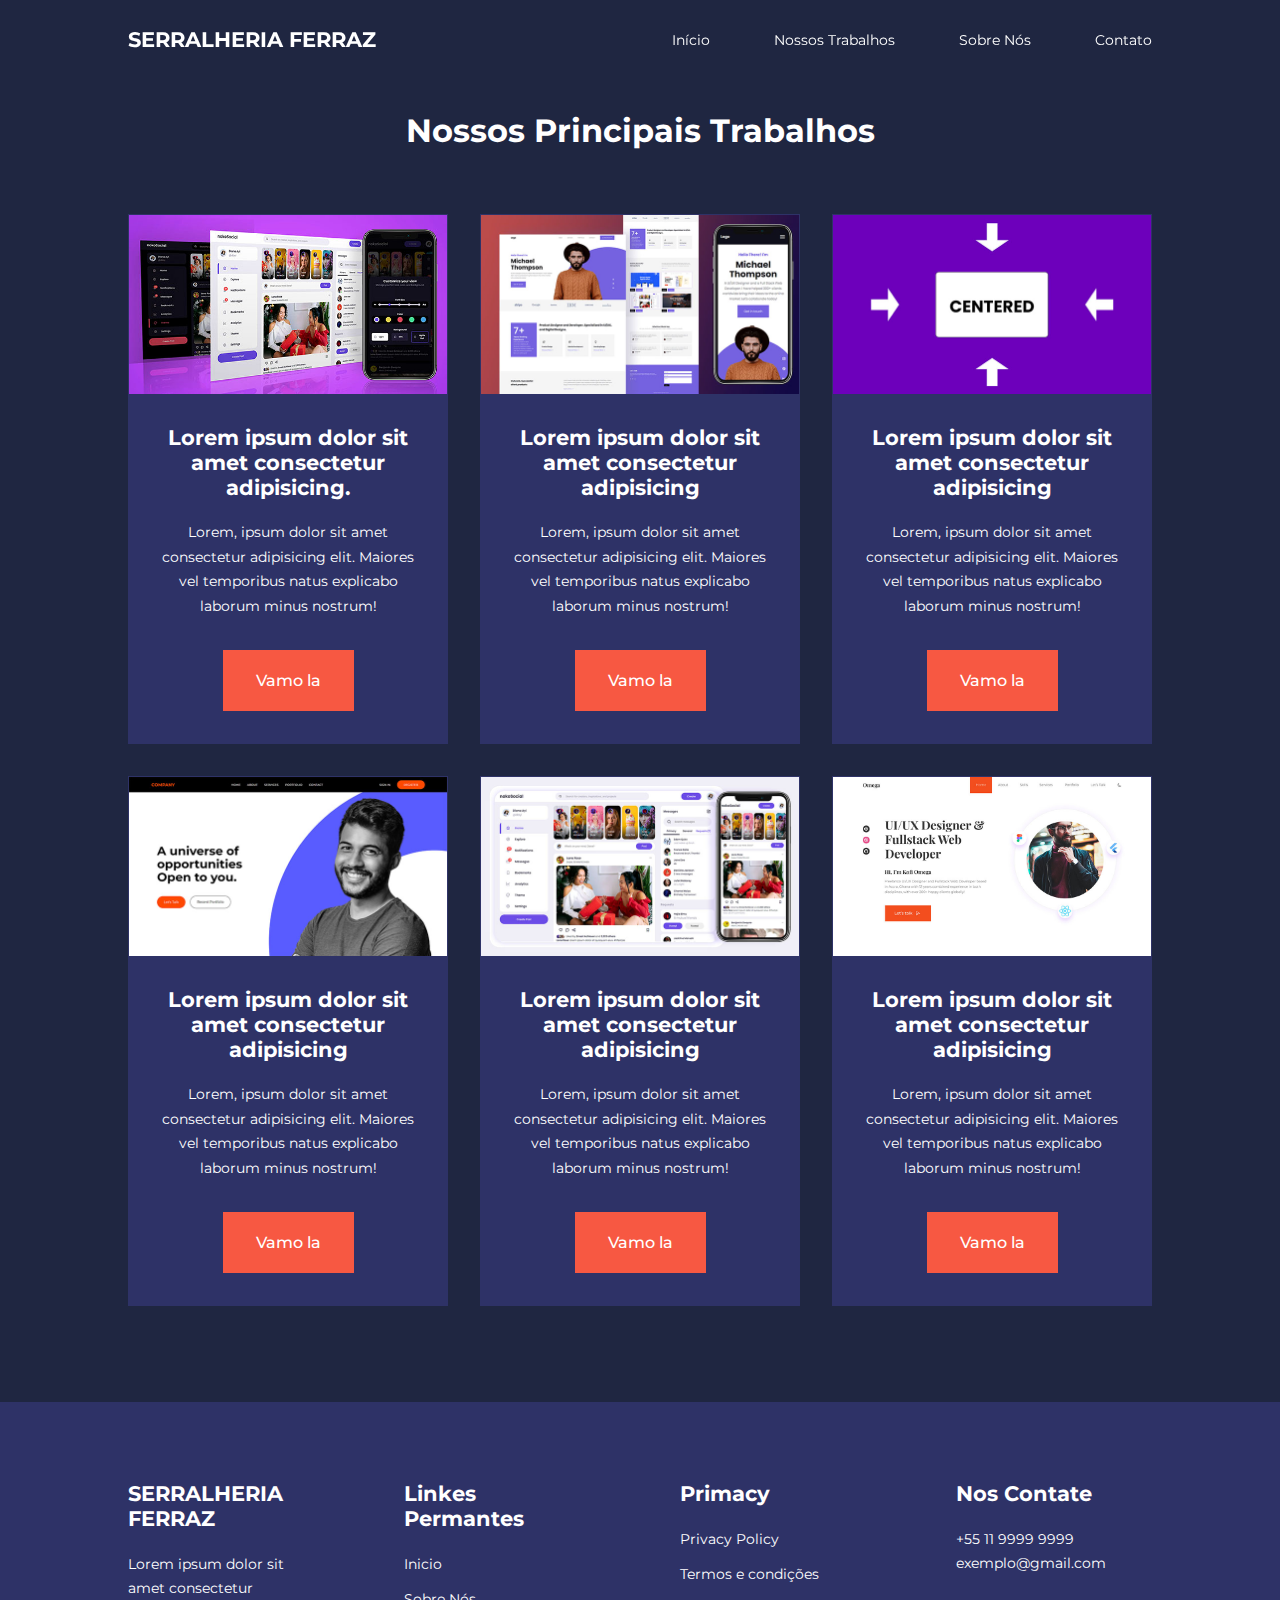
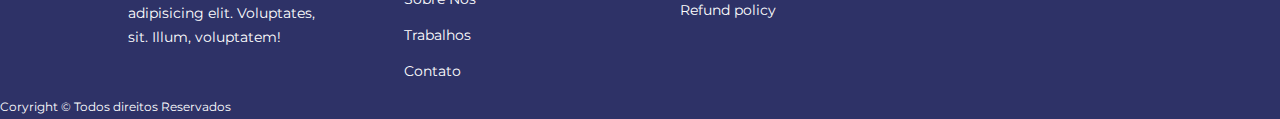
<file: course.html>
<!DOCTYPE html>
<html lang="pt-BR">

<head>
    <meta charset="UTF-8">
    <meta http-equiv="X-UA-Compatible" content="IE=edge">
    <meta name="viewport" content="width=device-width, initial-scale=1.0">
    <title>SERRALHERIA FERRAZ</title>

    <!-- LINK  -->
    <link rel="stylesheet" href="https://unicons.iconscout.com/release/v2.1.6/css/unicons.css">

    <!-- LINK  -->
    <link rel="preconnect" href="https://fonts.googleapis.com">
    <link rel="preconnect" href="https://fonts.gstatic.com" crossorigin>
    <link href="https://fonts.googleapis.com/css2?family=Montserrat:wght@300;400;500;600;700;800;900&display=swap"
        rel="stylesheet">

    <!-- LINK  -->
    <link rel="stylesheet" href="css/style.css">
    <style>
        .courses {
            margin-top: 1rem;
        }
    </style>

</head>

<body>
    <nav>
        <div class="container nav__container">
            <a href="index.html">
                <h4>SERRALHERIA FERRAZ</h4>
            </a>
            <ul class="nav__menu">
                <li><a href="index.html">Início</a></li>
                <li><a href="course.html">Nossos Trabalhos</a></li>
                <li><a href="about.html">Sobre Nós</a></li>
                <li><a href="contact.html">Contato</a></li>
            </ul>
            <button id="open-menu-btn"><i class="uil uil-bars"></i></button>
            <button id="close-menu-btn"><i class="uil uil-multiply"></i></button>
        </div>
    </nav>
    <!--========== FIM DO NAV BAR ==========-->












    <!--========== COMEÇO DOS CURSOS ==========-->
    <section class="courses">
        <h2>Nossos Principais Trabalhos</h2>
        <div class="container courses__container">
            <article class="course">
                <div class="course__image">
                    <img src="images/course1.jpg" alt="Por dps">
                </div>
                <div class="course__info">
                    <h4>Lorem ipsum dolor sit amet consectetur adipisicing.</h4>
                    <p>Lorem, ipsum dolor sit amet consectetur adipisicing elit. Maiores vel temporibus natus explicabo
                        laborum minus nostrum!</p>
                    <a href="course.html" class="btn btn-primary">Vamo la</a>
                </div>
            </article>

            <article class="course">
                <div class="course__image">
                    <img src="images/course2.jpg" alt="Por dps">
                </div>
                <div class="course__info">
                    <h4>Lorem ipsum dolor sit amet consectetur adipisicing</h4>
                    <p>Lorem, ipsum dolor sit amet consectetur adipisicing elit. Maiores vel temporibus natus explicabo
                        laborum minus nostrum!</p>
                    <a href="course.html" class="btn btn-primary">Vamo la</a>
                </div>
            </article>

            <article class="course">
                <div class="course__image">
                    <img src="images/course4.jpg" alt="Por dps">
                </div>
                <div class="course__info">
                    <h4>Lorem ipsum dolor sit amet consectetur adipisicing</h4>
                    <p>Lorem, ipsum dolor sit amet consectetur adipisicing elit. Maiores vel temporibus natus explicabo
                        laborum minus nostrum!</p>
                    <a href="course.html" class="btn btn-primary">Vamo la</a>
                </div>
            </article>

            <article class="course">
                <div class="course__image">
                    <img src="images/course5.jpg" alt="Por dps">
                </div>
                <div class="course__info">
                    <h4>Lorem ipsum dolor sit amet consectetur adipisicing</h4>
                    <p>Lorem, ipsum dolor sit amet consectetur adipisicing elit. Maiores vel temporibus natus explicabo
                        laborum minus nostrum!</p>
                    <a href="course.html" class="btn btn-primary">Vamo la</a>
                </div>
            </article>

            <article class="course">
                <div class="course__image">
                    <img src="images/course6.jpg" alt="Por dps">
                </div>
                <div class="course__info">
                    <h4>Lorem ipsum dolor sit amet consectetur adipisicing</h4>
                    <p>Lorem, ipsum dolor sit amet consectetur adipisicing elit. Maiores vel temporibus natus explicabo
                        laborum minus nostrum!</p>
                    <a href="course.html" class="btn btn-primary">Vamo la</a>
                </div>
            </article>

            <article class="course">
                <div class="course__image">
                    <img src="images/course7.jpg" alt="Por dps">
                </div>
                <div class="course__info">
                    <h4>Lorem ipsum dolor sit amet consectetur adipisicing</h4>
                    <p>Lorem, ipsum dolor sit amet consectetur adipisicing elit. Maiores vel temporibus natus explicabo
                        laborum minus nostrum!</p>
                    <a href="course.html" class="btn btn-primary">Vamo la</a>
                </div>
            </article>


        </div>
    </section>


    <!--========== FIM DOS CURSOS ==========-->














    <!--========== FOOTER ==========-->
    <footer class="footer">
        <div class="container footer__container">
            <div class="footer__1">
                <a href="index.html" class="footer__logo">
                    <h4>SERRALHERIA FERRAZ</h4>
                </a>
                <p>Lorem ipsum dolor sit amet consectetur adipisicing elit. Voluptates, sit. Illum, voluptatem!</p>
            </div>

            <div class="footer__2">
                <h4>Linkes Permantes</h4>
                <ul class="permalinks">
                    <li><a href="index.html">Inicio</a></li>
                    <li><a href="about.html">Sobre Nós</a></li>
                    <li><a href="course.html">Trabalhos</a></li>
                    <li><a href="contact.html">Contato</a></li>
                </ul>
            </div>

            <div class="footer__3">
                <h4>Primacy</h4>
                <ul class="privacy">
                    <li><a href="#">Privacy Policy</a></li>
                    <li><a href="#">Termos e condições</a></li>
                    <li><a href="#">Refund policy</a></li>
                </ul>
            </div>

            <div class="footer__4">
                <h4>Nos Contate</h4>
                <div>
                    <p>+55 11 9999 9999</p>
                    <p>exemplo@gmail.com</p>
                </div>

                <ul class="footer_socials">
                    <li><a href="#"><i class="uil uil-facebook-f"></i></a></li>
                    <li><a href="#"><i class="uil uil-instagram-alt"></i></a></li>
                    <li><a href="#"><i class="uil uil-twitter"></i></a></li>
                    <li><a href="#"><i class="uil uil-linkedin-alt"></i></a></li>
                </ul>
            </div>
        </div>
        <div class="footer_copyright">
            <small>Coryright &copy; Todos direitos Reservados</small>
        </div>
    </footer>

    <!--========== FIM FOOTER ==========-->






    <script src="main.js"></script>
</body>

</html>
</file>
<file: css/style.css>
* {
    margin: 0;
    padding: 0;
    border: 0;
    outline: 0;
    text-decoration: none;
    list-style: none;
    box-sizing: border-box;
}

:root {
    --color-primary: #6c63ff;
    --color-sucess: #00bf8e;
    --color-warning: #f7c94b;
    --color-danger: #f75842;
    --color-danger-variant: rgba(247, 88, 66, 0.4);
    --color-white: #fff;
    --color-light: rgba(255, 255, 255, 0.7);
    --color-black: #000;
    --color-bg: #1f2641;
    --color-bg1: #2e3267;
    --color-bg2: #424890;

    --container-width-lg: 80%;
    --container-width-md: 90%;
    --container-width-sm: 94%;

    --transition: all 400ms ease;
}

body {
    font-family: 'Montserrat', sans-serif;
    line-height: 1.7;
    color: var(--color-white);
    background: var(--color-bg);
}

.container {
    width: var(--container-width-lg);
    margin: 0 auto;
}

section {
    padding: 6rem 0;
}

section h2 {
    text-align: center;
    margin-bottom: 4rem;
}

h1,
h2,
h3,
h4,
h5 {
    line-height: 1.2;
}

h1 {
    font-size: 2.3rem;
}

h2 {
    font-size: 2rem;
}

h3 {
    font-size: 1.6rem;
}

h4 {
    font-size: 1.3rem;
}

a {
    color: var(--color-white);
}

img {
    width: 100%;
    display: block;
    object-fit: cover;
}

.btn {
    display: inline-block;
    background: var(--color-white);
    color: var(--color-black);
    padding: 1rem 2rem;
    border: 1px solid transparent;
    font-weight: 500;
    transform: var(--transition);
}

.btn:hover {
    background: transparent;
    color: var(--color-white);
    border-color: var(--color-white);
}

.btn-primary {
    background: var(--color-danger);
    color: var(--color-white);
}


/* =============== NAVBAR =============== */
nav {
    background: transparent;
    width: 100vw;
    height: 5rem;
    position: fixed;
    top: 0;
    z-index: 11;
}

/* COR DO NAV BAR AO MUDA DE TELA */
.window-scroll {
    background: var(--color-primary);
    box-shadow: 0 1rem 2rem rgba(0, 0, 0, 0.2);
}

.nav__container {
    height: 100%;
    display: flex;
    justify-content: space-between;
    align-items: center;
}

nav button {
    display: none;
}

.nav__menu {
    display: flex;
    align-items: center;
    gap: 4rem;
}

.nav__menu a {
    font-size: 0.9rem;
    transition: var(--transition);
}

.nav__menu a:hover {
    color: var(--color-bg2);
}

/*<!--========== FIM DO NAV BAR ==========-->*/




/* =============== HEADER =============== */
header {
    position: relative;
    top: 5rem;
    overflow: hidden;
    height: 86vh;
    margin-bottom: 5rem;
}

.header__container {
    display: grid;
    grid-template-columns: 1fr 1fr;
    align-items: center;
    gap: 5rem;
    height: 100%;
}

.header__left p {
    margin: 1rem 0 2.4rem;
}

.header__right-image{
    margin-top: -10px;
}

.p-descrition{
    font-size: 1.3rem;
}

/* =============== FIM DO HEADER =============== */





/* =============== CATEGORIAS =============== */
.categories {
    background: var(--color-bg1);
    height: 32rem;
}

.categories h1 {
    line-height: 1;
    margin-bottom: 3rem;
}

.categories__container {
    display: grid;
    grid-template-columns: 40% 60%;
}

.categories__left {
    margin-right: 4rem;
}

.categories__left p {
    margin: 1rem 0 3rem;
}

.categories__right {
    display: grid;
    grid-template-columns: repeat(3, 1fr);
    gap: 1.2rem;
}

.category {
    background: var(--color-bg2);
    padding: 2rem;
    border-radius: 1rem;
    /* Borda da janela de dentro */
    transition: var(--transition);
}

.category:hover {
    box-shadow: 0 3rem 3rem rgba(0, 0, 0, 0.3);
    z-index: 1;
}

.category:nth-child(2) .category__icon {
    background: var(--color-danger);
}

.category:nth-child(3) .category__icon {
    background: var(--color-sucess);
}

.category:nth-child(4) .category__icon {
    background: var(--color-warning);
}

.category:nth-child(5) .category__icon {
    background: black;
}

.category:nth-child(6) .category__icon {
    background: var(--color-sucess);
}

.category:nth-child(7) .category__icon {
    background: orange;
}

.category:nth-child(8) .category__icon {
    background: aqua;
}

.category:nth-child(9) .category__icon {
    background: red;
}

/* Cor do quadrado , Tamanho da borda, distancia do top, Borda */
.category__icon {
    background: var(--color-primary);
    padding: 0.7rem;
    padding-top: 19px;
    border-radius: 0.9rem;
}

.category h5 {
    margin: 2rem 0 1rem;
}

.category p {
    font-size: 0.9rem;
}

/* =============== FIM DAS CATEGORIAS =============== */




/* =============== CURSOS =============== */
.courses {
    margin-top: 55rem;
}

.courses__container {
    display: grid;
    grid-template-columns: repeat(3, 1fr);
    gap: 2rem;
}

.course {
    background: var(--color-bg1);
    text-align: center;
    border: 1px solid transparent;
    transition: var(--transition);
}

.course:hover {
    background: transparent;
    border-color: var(--color-primary);
}

.course__info {
    padding: 2rem;
}

.course__info p {
    margin: 1.2rem 0 2rem;
    font-size: 0.9rem;
}

/* =============== CURSOS =============== */





/* =============== DUVIDAS =============== */
.faqs {
    background: var(--color-bg1);
    box-shadow: inset 0 0 3rem rgba(0, 0, 0.5);
    /* Efeito borda da pag */
}

.faqs__container {
    display: grid;
    /* por um do lado do outro */
    grid-template-columns: 1fr 1fr;
    /* numero um do lado do outro */
    gap: 1rem;
    /* distancia das colunas */
}

.faq {
    padding: 2rem;
    display: flex;
    align-items: center;
    gap: 1.4rem;
    height: fit-content;
    background: var(--color-primary);
    cursor: pointer;
}

.faq h4 {
    font-size: 1rem;
    line-height: 2.2;
}

.faq__icon {
    align-self: flex-start;
    font-size: 1.2rem;
}

.faq p {
    margin-top: 0.8rem;
    display: none;
}

.faq.open p {
    display: block;
}


/*.text__h3 {
    text-align: center;
    margin-top: -2rem;
    margin-bottom: 1px;
}
*/

/* =============== FIM DUVIDAS =============== */





/* =============== TESTEMUNHAS =============== */
.testimonials__container {
    overflow: hidden;
    position: relative;
    margin-bottom: 5rem;
}

.testimonial {
    padding-top: 2rem;
}

.avatar {
    width: 6rem;
    height: 6rem;
    border-radius: 50%;
    overflow: hidden;
    /* Borda redonda da img */
    margin: 0 auto 1rem;
    border: 1rem solid var(--color-bg1);
}

.testimonial__info {
    text-align: center;
}

.testimonial__body {
    background: var(--color-primary);
    padding: 2rem;
    margin-top: 3rem;
    position: relative;
}

.testimonial__body::before {
    content: "";
    display: block;
    background: linear-gradient(135deg, transparent, var(--color-primary), var(--color-primary), var(--color-primary));
    width: 3rem;
    height: 3rem;
    position: absolute;
    left: 50%;
    top: -1.5rem;
    transform: rotate(45deg);
}

/* =============== TESTEMUNHAS =============== */






/* =============== FOOTER =============== */
footer {
    background: var(--color-bg1);
    padding-top: 5rem;
    font-size: 0.9rem;
}

.footer__container {
    display: grid;
    grid-template-columns: repeat(4, 1fr);
    gap: 5rem;
}

.footer__container>div h4 {
    margin-bottom: 1.2rem;
}

footer__1 p {
    margin: 0, 0, 2rem;
}

footer ul li {
    margin-bottom: 0.7rem;
}

footer ul li a:hover {
    text-decoration: underline;
}

.footer__socials {
    display: flex;
    gap: 1rem;
    font-size: 1.2rem;
    margin-top: 2rem;
}

.footer__copyright {
    text-align: center;
    margin-top: 4rem;
    padding: 1.2rem 0;
    border-top: 1px solid var(--color-bg2);
}

/* =============== FOOTER =============== */




/* =============== MEDIA TABLETS =============== */

@media screen and (max-width: 1024px) {
    .container {
        width: var(--container-width-md);
    }

    h1 {
        font-size: 2.2rem;
    }

    h2 {
        font-size: 1.7rem;
    }

    h3 {
        font-size: 1.4rem;
    }

    h4 {
        font-size: 1.2rem;
    }

    /*================= NAVBAR ============*/
    nav button {
        display: inline-block;
        background: transparent;
        font-size: 1.8rem;
        color: var(--color-white);
        cursor: pointer;
    }

    nav button#close-menu-btn {
        display: none;
    }

    .nav__menu {
        position: fixed;
        top: 5rem;
        right: 5%;
        height: fit-content;
        width: 18rem;
        flex-direction: column;
        gap: 0;
        display: none;
    }

    .nav__menu li {
        width: 100%;
        height: 5.8rem;
        animation: animateNavItens 400ms linear forwards;
        transform-origin: top right;
        opacity: 0;
    }

    .nav__menu li:nth-child(2) {
        animation-delay: 200ms;
    }

    .nav__menu li:nth-child(3) {
        animation-delay: 400ms;
    }

    .nav__menu li:nth-child(4) {
        animation-delay: 600ms;
    }

    @keyframes animateNavItens {
        0% {
            transform: rotateZ(-90deg) rotateX(90deg) scale(0.1);
        }

        100% {
            transform: rotateZ(0) rotateX(0) scale(1);
            opacity: 1;
        }
    }

    .nav__menu li a {
        background: var(--color-primary);
        box-shadow: -4rem 6rem 10rem rgba(0, 0, 0, 0.6);
        width: 100%;
        height: 100%;
        display: grid;
        place-items: center;
    }

    .nav__menu li a:hover {
        background: var(--color-bg2);
        color: var(--color-white);
    }


    /* =============== HEADER =============== */
    header {
        height: 52vh;
        margin-bottom: 4rem;
    }

    .header__container {
        gap: 0;
        padding-bottom: 3rem;
    }

    /* =============== CATEGORIES =============== */
    .categories {
        height: auto;
    }

    .categories__container {
        grid-template-columns: 1fr;
        gap: 3rem;
    }

    .categories__left {
        margin-right: 0;
    }

    /* =============== COURSES =============== */
    .courses {
        margin-top: 0;
    }

    .courses__container {
        grid-template-columns: 1fr 1fr;
    }

    /* =============== FAQ =============== */
    .faqs__container {
        grid-template-columns: 1fr;
    }

    .faq {
        padding: 1.5rem;
    }

    /* =============== FOOTER =============== */
    .footer__container {
        grid-template-columns: 1fr 1fr;
    }

}

/* =============== MEDIA TABLETS =============== */





/* =============== PHONE =============== */
@media screen and (max-width:600px) {
    .container {
        width: var(--container-width-sm);
    }

    /* NAVBAR */
    .nav__menu {
        right: 3%
    }

    /* HEADER */
    header {
        height: 100vh;
    }

    .header__container {
        grid-template-columns: 1fr;
        text-align: center;
        margin-top: 0;
    }

    .header__left p {
        margin-bottom: 1.3rem;
    }

    /* CATEGORIES */
    .categories__right {
        grid-template-columns: 1fr 1fr;
        gap: 0.7rem;
    }

    .category {
        padding: 1rem;
        border-radius: 1rem;
    }

    .category__icon {
        margin-top: 4px;
        font-size: 10px;
        display: inline-block;
    }

    /* TRABALHOS */
    .courses__container {
        grid-template-columns: 1fr;
    }

    /* TRABALHOS */



    /*  VER SE VAI POR ISSO   */
    .categories__container {
        grid-template-columns: 1fr;
    }

    /*  VER SE VAI POR ISSO   */



    /* Testemonials */
    .testimonial__body {
        padding: 1.2rem;
    }

    /* FOOTER */
    .footer__container {
        grid-template-columns: 1fr;
        text-align: center;
        gap: 2rem;
    }

    .footer__1 p {
        margin: 1rem auto;
    }

    .footer__socials {
        justify-content: center;
    }
}
</file>
<file: css/about.css>
/*==== ACHIVEMENTES ====*/
.about__achievements {
    margin-top: 3rem;
}

.about__achievements-container {
    display: grid;
    grid-template-columns: 40% 60%;
    gap: 5rem;
}

.about__achievements-right > p {
    margin: 1.6rem 0 2.5rem;
}

.achievements__cards {
    display: grid;
    grid-template-columns: repeat(3, 1fr);
    gap: 1.5rem;
}

.achievement__card {
    background: var(--color-bg1);
    padding: 1.6rem;
    border-radius: 1rem;
    text-align: center;
    transition: var(--transition);
}

.achievement__card:hover {
    background: var(--color-bg2);
    box-shadow: 0 3rem 3rem rgba(0, 0, 0, 0.3);
}

.achievements__icon {
    background: var(--color-danger);
    padding: 0.6rem;
    border-radius: 1rem;
    display: inline-block;
    margin-bottom: 2rem;
    font-size: 2rem;
}

.achievement__card:nth-child(2) .achievements__icon {
    background: green;
}

.achievement__card:nth-child(3) .achievements__icon {
    background: rgba(69, 69, 240, 0.778);
}

.achievement__card p {
    margin-top: 1rem;
}
/*==== FIM DO ACHIVEMENTES ====*/


/*==== TEAM ====*/

.team {
    background: var(--color-bg1);
    box-shadow: inset 0 0 3rem rgba(0, 0, 0, 0.5);
}

.team__container {
    display: grid;
    grid-template-columns: repeat(3, 1fr);
    gap: 2rem;
}

.team__member {
    background: var(--color-bg2);
    padding: 2rem;
    border: 1px solid transparent;
    transition: var(--transition);
    position: relative;
    overflow: hidden;
}

.team__member:hover {
    background: transparent;
    border-color: var(--color-primary);
}

.team__member-image img {
    filter: saturate(0);
}

.team__member:hover img {
    filter: saturate(1);
}

.team__member-info * {
    text-align: center;
    margin-top: 1.4rem;
}

.team__member-info p {
    color: var(--color-light);
}

.team__member-socials {
    position: absolute;
    top: 50%;
    transform: translateY(-50%);
    right: -100%;
    display: flex;
    flex-direction: column;
    background: var(--color-primary);
    border-radius: 1rem 0 0 0.5rem;
    box-shadow: -2rem 0 2rem rgba(0, 0, 0, 0.3);
}

.team__member:hover .team__member-socials {
    right: 0;
}

.team__member-socials a {
    padding: 1rem;
}


/* TABLET */
@media screen and (max-width: 1024px) {
    .about__achievements {
        margin-top: 2rem;
    }

    .about__achievements-container {
        grid-template-columns: 1fr;
        gap: 4rem;
    }

    .about__achievements-left {
        width: 80%;
        margin: 0 auto;
    }

    .team__container {
        grid-template-columns: repeat(3, 1fr);
        gap: 1.5rem;
    }

    .team__member {
        padding: 1rem;
    }
}
/* TABLET */


/* TABLET */
@media screen and (max-width: 600px) {
    .achievements__cards {
        grid-template-columns: 1fr 1fr;
        gap: 0.7rem;
    }

    .team__container {
        grid-template-columns: 1fr 1fr;
        gap: 0.7rem;
    }

    .team__member {
        padding: 0;
    }

    .team__member p {
        margin-bottom: 1.5rem;
    }
}
</file>
<file: css/contact.css>
.contact__container {
    background: var(--color-bg1);
    padding: 4rem;
    display: grid;
    grid-template-columns: 40% 60%;
    gap: 4rem;
    height: 30rem;
    margin: 7rem auto;
    border-radius: 1rem;
}

.contact__aside {
    background: var(--color-primary);
    padding: 3rem;
    border-radius: 1rem;
    position: relative;
    bottom: 10rem;
}

.aside__image {
    width: 12rem;
    margin-bottom: 2rem;
}

.contact__aside h2 {
    text-align: left;
    margin-bottom: 1rem;
}

.contact__aside p {
    font-size: 0.9rem;
    margin-bottom: 2rem;
}

.contact__details li {
    display: flex;
    gap: 1rem;
    align-items: center;
    margin-bottom: 1rem;
}

.contact__socials {
    display: flex;
    gap: 0.8rem;
    margin-top: 3rem;
}

.contact__socials a {
    background: var(--color-bg2);
    padding: 0.5rem;
    border-radius: 50%;
    font-size: 0.9rem;
    transition: var(--transition);
}

.contact__socials a:hover {
    background: transparent;
}



/*  FORMULARIO  */

.contact__form {
    display: flex;
    flex-direction: column;
    gap: 1.2rem;
    margin-right: 4rem;
}

.form__name {
    display: flex;
    gap: 1.2rem;
}

.contact__form input[type="text"] {
    width: 50%;
}

input, textarea {
    width: 100%;
    padding: 1rem;
    background: var(--color-bg);
    color: var(--color-white);
}

.contact__form .btn {
    width: max-content;
    margin-top: 1rem;
    cursor: pointer;
}
/*  FORMULARIO  */

.container__mapa {
    display: flex;
    max-width: 1050px;
    border-radius: 2%;
    background: var(--color-bg2);
    margin: auto;
}

.text__mapa {
    margin-top: 10rem;
    padding-left: 4rem;
    font-size: 40px;
}

/*  tablets e menores  */
@media screen and (max-width: 1024px) {
    .contact {
        padding-bottom: 0;
    }

    .contact__container {
        gap: 1.5rem;
        margin-top: 3rem;
        height: auto;
        padding: 1.5rem;
    }

    .contact__aside {
        width: auto;
        padding: 1.5rem;
        bottom: 0;
    }

    .contact__form {
        align-self: center;
        margin-right: 1.5rem;
    }

}

@media screen and (max-width: 600px) {
    .contact__container .contact__container {
        grid-template-columns: 1fr;
        gap: 3rem;
        margin-top: 0;
        padding: 0;
    }

    .contact__form {
        margin: 0 1.5rem 3rem;
    }

    .form__name {
        flex-direction: column;
    }

    .form__name input[type="text"] {
        width: 100%;
    }
}
</file>
